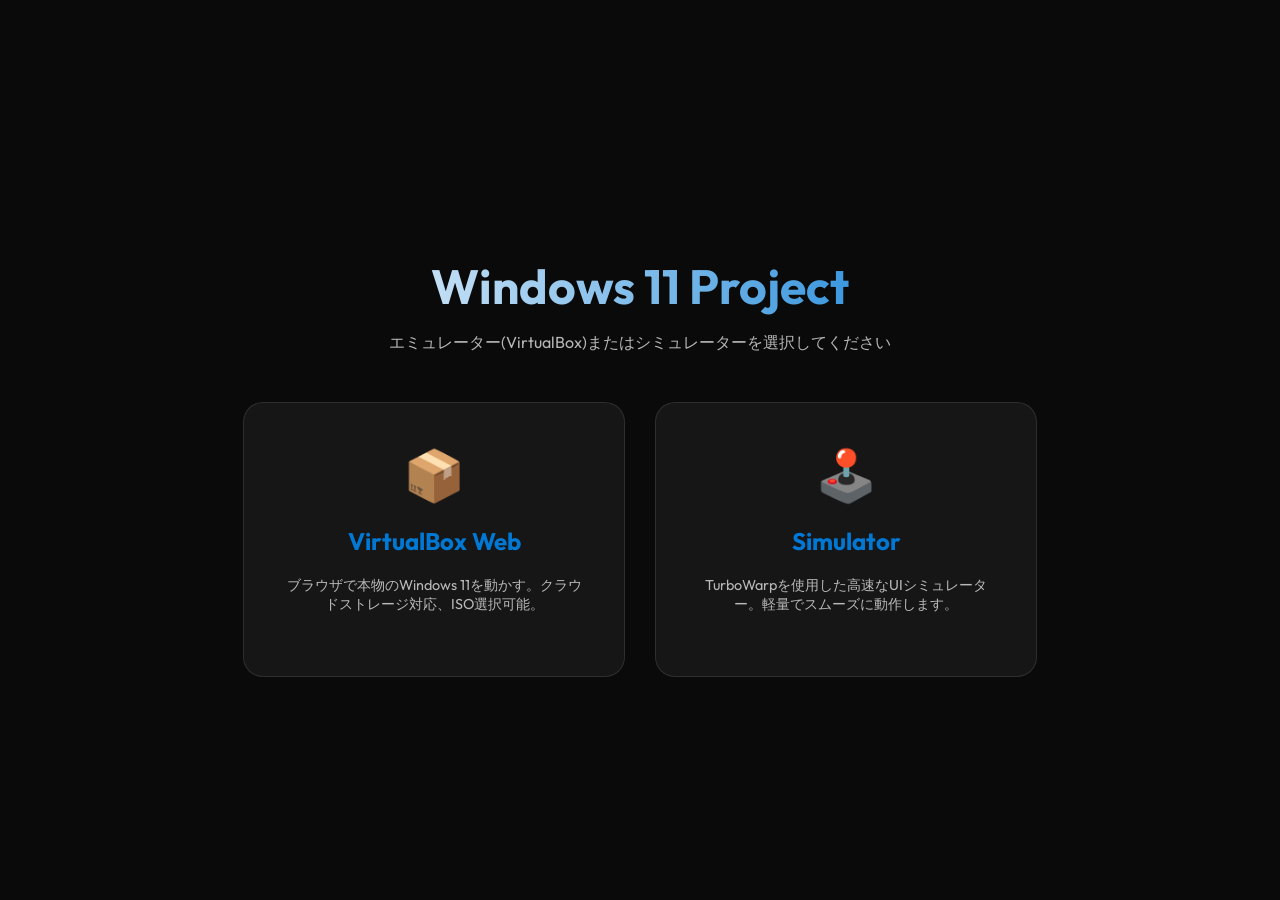
<file: index.html>
<!DOCTYPE html>
<html lang="ja">
<head>
    <meta charset="UTF-8">
    <meta name="viewport" content="width=device-width, initial-scale=1.0">
    <title>Windows 11 Experience Portal</title>
    <link href="https://fonts.googleapis.com/css2?family=Outfit:wght@400;600&display=swap" rel="stylesheet">
    <style>
        :root {
            --bg: #0a0a0a;
            --accent: #0078d4;
        }
        body {
            background-color: var(--bg);
            color: white;
            font-family: 'Outfit', sans-serif;
            height: 100vh;
            display: flex;
            flex-direction: column;
            align-items: center;
            justify-content: center;
            margin: 0;
            overflow: hidden;
        }
        .container {
            text-align: center;
            max-width: 800px;
        }
        h1 {
            font-size: 3rem;
            margin-bottom: 1rem;
            background: linear-gradient(to right, #fff, #0078d4);
            -webkit-background-clip: text;
            -webkit-text-fill-color: transparent;
        }
        p {
            opacity: 0.7;
            margin-bottom: 3rem;
        }
        .choices {
            display: flex;
            gap: 30px;
            justify-content: center;
        }
        .card {
            background: rgba(255, 255, 255, 0.05);
            border: 1px solid rgba(255, 255, 255, 0.1);
            padding: 40px;
            border-radius: 20px;
            width: 300px;
            cursor: pointer;
            transition: all 0.3s cubic-bezier(0.4, 0, 0.2, 1);
            text-decoration: none;
            color: white;
        }
        .card:hover {
            transform: translateY(-10px);
            background: rgba(0, 120, 212, 0.1);
            border-color: var(--accent);
            box-shadow: 0 20px 40px rgba(0, 0, 0, 0.4);
        }
        .card h2 {
            margin-top: 0;
            color: var(--accent);
        }
        .card p {
            font-size: 0.9rem;
            margin-bottom: 0;
            height: 60px;
        }
        .icon {
            font-size: 50px;
            margin-bottom: 20px;
            display: block;
        }
    </style>
</head>
<body>
    <div class="container">
        <h1>Windows 11 Project</h1>
        <p>エミュレーター(VirtualBox)またはシミュレーターを選択してください</p>
        
        <div class="choices">
            <a href="win11.html" class="card">
                <span class="icon">📦</span>
                <h2>VirtualBox Web</h2>
                <p>ブラウザで本物のWindows 11を動かす。クラウドストレージ対応、ISO選択可能。</p>
            </a>
            
            <a href="https://turbowarp.org/editor" target="_blank" class="card">
                <span class="icon">🕹️</span>
                <h2>Simulator</h2>
                <p>TurboWarpを使用した高速なUIシミュレーター。軽量でスムーズに動作します。</p>
            </a>
        </div>
    </div>
</body>
</html>
</file>
